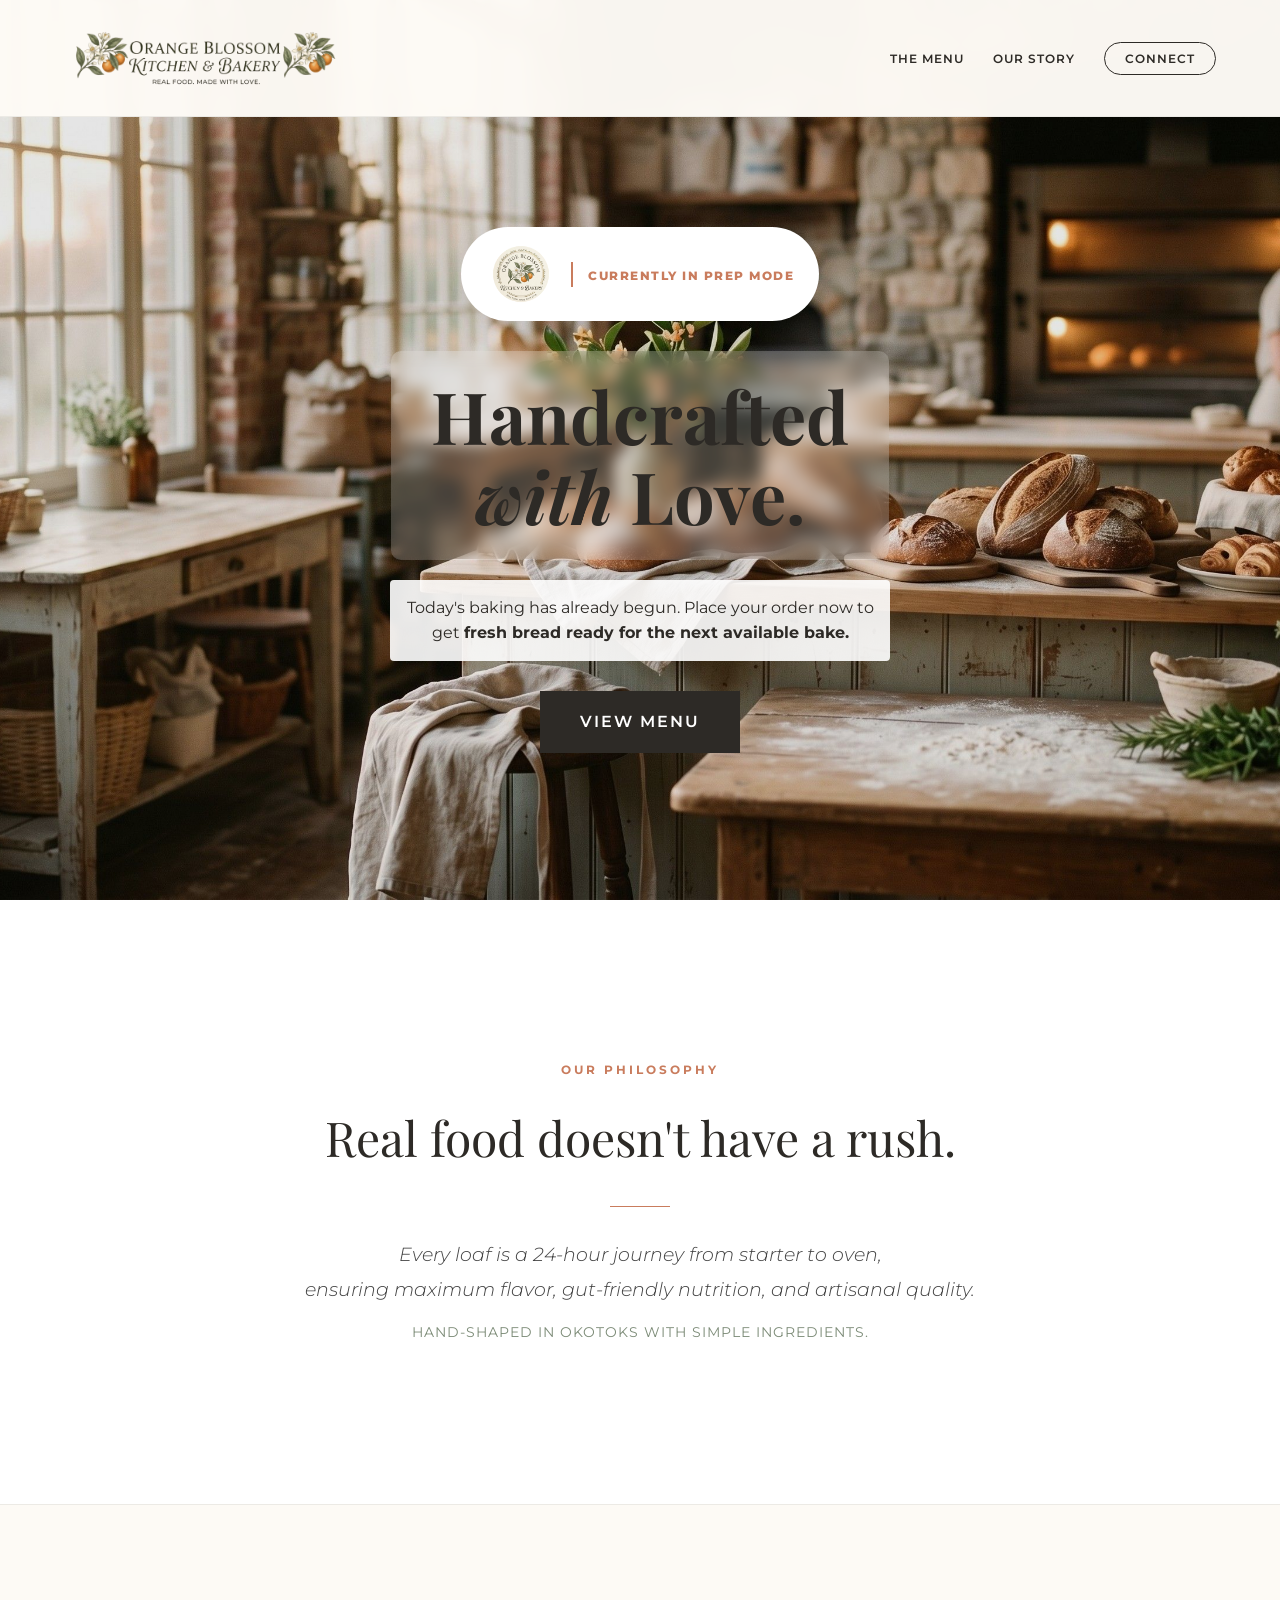
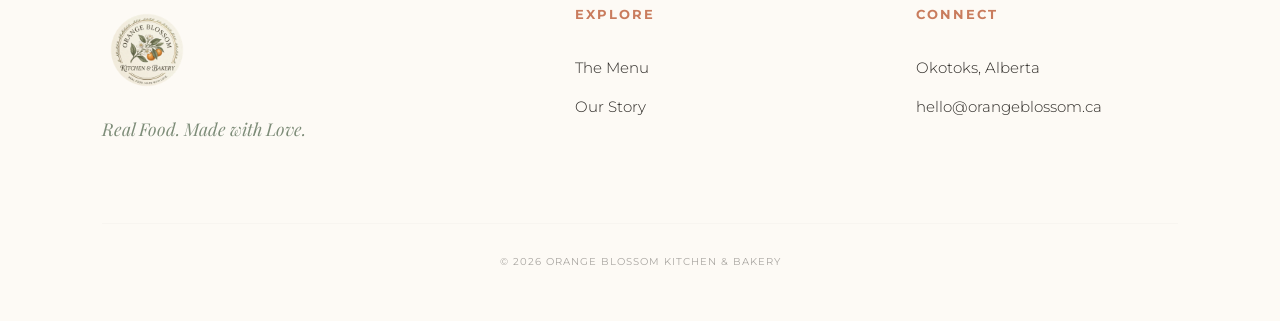
<file: index.html>
<!DOCTYPE html>
<html lang="en">
<head>
    <meta charset="UTF-8">
    <meta name="viewport" content="width=device-width, initial-scale=1.0">
    <title>Orange Blossom Kitchen & Bakery</title>
    <link rel="stylesheet" href="style.css">
    <link rel="icon" type="image/png" href="assets/favicon.png">
    <link href="https://fonts.googleapis.com/css2?family=Playfair+Display:ital,wght@0,400;0,700;1,400&family=Montserrat:wght@300;400;600&display=swap" rel="stylesheet">
</head>
<body>

    <nav class="navbar">
        <div class="nav-container">
            <div class="nav-logo-wrap">
                <a href="index.html"><img src="assets/logo-banner.png" alt="Orange Blossom Bakery" class="nav-logo"></a>
            </div>
            <div class="nav-links">
                <a href="menu.html">The Menu</a>
                <a href="about.html">Our Story</a>
                <a href="#contact" class="nav-cta">Connect</a>
            </div>
        </div>
    </nav>

    <header class="hero">
        <div class="hero-inner">
            <div class="brand-dashboard">
                <div class="hero-logo-container">
                    <img src="assets/logo_round.png" alt="Orange Blossom Logo" class="hero-logo-small">
                </div>
                <div id="status-badge" class="status-badge">
                    <span id="status-text">Checking oven...</span>
                </div>
            </div>
            <div class="hero-text-wrap">
                <div class="title-shield">
                    <h1 class="hero-title">Handcrafted <br><em>with</em> Love.</h1>
                </div>
                <p id="hero-subtext"></p>
                <div class="hero-btns">
                    <a href="menu.html" class="btn-hero">View Menu</a>
                </div>
            </div>
        </div>
    </header>

   <section class="philosophy">
        <div class="container">
            <p class="pre-title">Our Philosophy</p>
            <h2>Real food doesn't have a rush.</h2>
            <div class="divider"></div>
            <p class="credo">
                Every loaf is a 24-hour journey from starter to oven, <br>
                ensuring maximum flavor, gut-friendly nutrition, and artisanal quality.
            </p>
            <p class="credo-sub">Hand-shaped in Okotoks with simple ingredients.</p>
        </div>
    </section>

    <footer class="grand-footer" id="contact">
        <div class="footer-container">
            <div class="footer-brand">
                <div class="footer-logo-lock">
                    <img src="assets/logo_round.png" alt="Orange Blossom Logo">
                </div>
                <p class="footer-tagline">Real Food. Made with Love.</p>
            </div>
            
            <div class="footer-column">
                <h4>Explore</h4>
                <div class="footer-links">
                    <a href="menu.html">The Menu</a>
                    <a href="about.html">Our Story</a>
                </div>
            </div>

            <div class="footer-column">
                <h4>Connect</h4>
                <div class="footer-links">
                    <p class="location-text">Okotoks, Alberta</p>
                    <a href="mailto:hello@orangeblossom.ca" class="footer-email">hello@orangeblossom.ca</a>
                </div>
            </div>
        </div>
        <div class="footer-bottom">
            <p>&copy; 2026 Orange Blossom Kitchen & Bakery</p>
        </div>
    </footer>

  <script>
    // --- BAKERY CONTROL PANEL ---
    const BAKERY_SETTINGS = {
        dailyLimit: 4,          // Change this to 5, 10, etc., as you get comfortable
        currentOrders: 4,       // Change this number daily based on how many you've sold
        closedDates: [          // Add dates here to mark them as "Sold Out" (YYYY-MM-DD)
            '2026-04-20', 
            '2026-04-25'
        ],
        cutoffHour: 10          // 10 AM Cutoff
    };

    function updateBakeryStatus() {
        const now = new Date();
        const statusBadge = document.getElementById('status-badge');
        const statusText = document.getElementById('status-text');
        const heroSubtext = document.getElementById('hero-subtext');
        const buyButtons = document.querySelectorAll('.btn-hero, .btn-order-dark, .btn-chic');

        // 1. Check if we are Sold Out for the season/batch
        const isSoldOut = BAKERY_SETTINGS.currentOrders >= BAKERY_SETTINGS.dailyLimit;

        // 2. Logic for Display
        if (isSoldOut) {
            statusBadge.className = "status-badge status-prep"; // Clay color
            statusText.innerText = "Currently in Prep Mode";
            heroSubtext.innerHTML = "Today's baking has already begun. Place your order now to get <strong>fresh bread ready for the next available bake.";
        } 
        else if (now.getHours() < BAKERY_SETTINGS.cutoffHour) {
            statusBadge.className = "status-badge status-open"; // Sage color
            statusText.innerText = "Accepting Orders";
            heroSubtext.innerHTML = "Order before <strong>10 AM today</strong> to enjoy fresh bread delivered tomorrow morning!";
        } 
        else {
            statusBadge.className = "status-badge status-prep";
            statusText.innerText = "Currently in Prep Mode";
            heroSubtext.innerHTML = "Our 10 AM window is closed, but you can still secure your spot! Order now for <strong>freshly baked bread ready for the next available bake.</strong>";
        }
    }

    // 3. Logic to block specific dates in the Calendar Modal
    function openOrderModal(product) {
        const modal = document.getElementById('orderModal');
        const dateInput = document.getElementById('orderDate');
        document.getElementById('modalTitle').innerText = "Reserve " + product;
        document.getElementById('hiddenProduct').value = product;

        let minDate = new Date();
        // If past cutoff, earliest delivery is 2 days away
        if (new Date().getHours() >= BAKERY_SETTINGS.cutoffHour) {
            minDate.setDate(minDate.getDate() + 2);
        } else {
            minDate.setDate(minDate.getDate() + 1);
        }

        dateInput.min = minDate.toISOString().split("T")[0];
        
        // Disable "Closed Dates" in the picker
        dateInput.addEventListener('input', function() {
            if (BAKERY_SETTINGS.closedDates.includes(this.value)) {
                alert("We are fully booked or closed on this specific date. Please choose another morning for your delivery!");
                this.value = "";
            }
        });

        modal.style.display = "block";
    }

    function closeModal() { document.getElementById('orderModal').style.display = "none"; }
    
    // Initialize
    updateBakeryStatus();
</script>
</body>
</html>
</file>
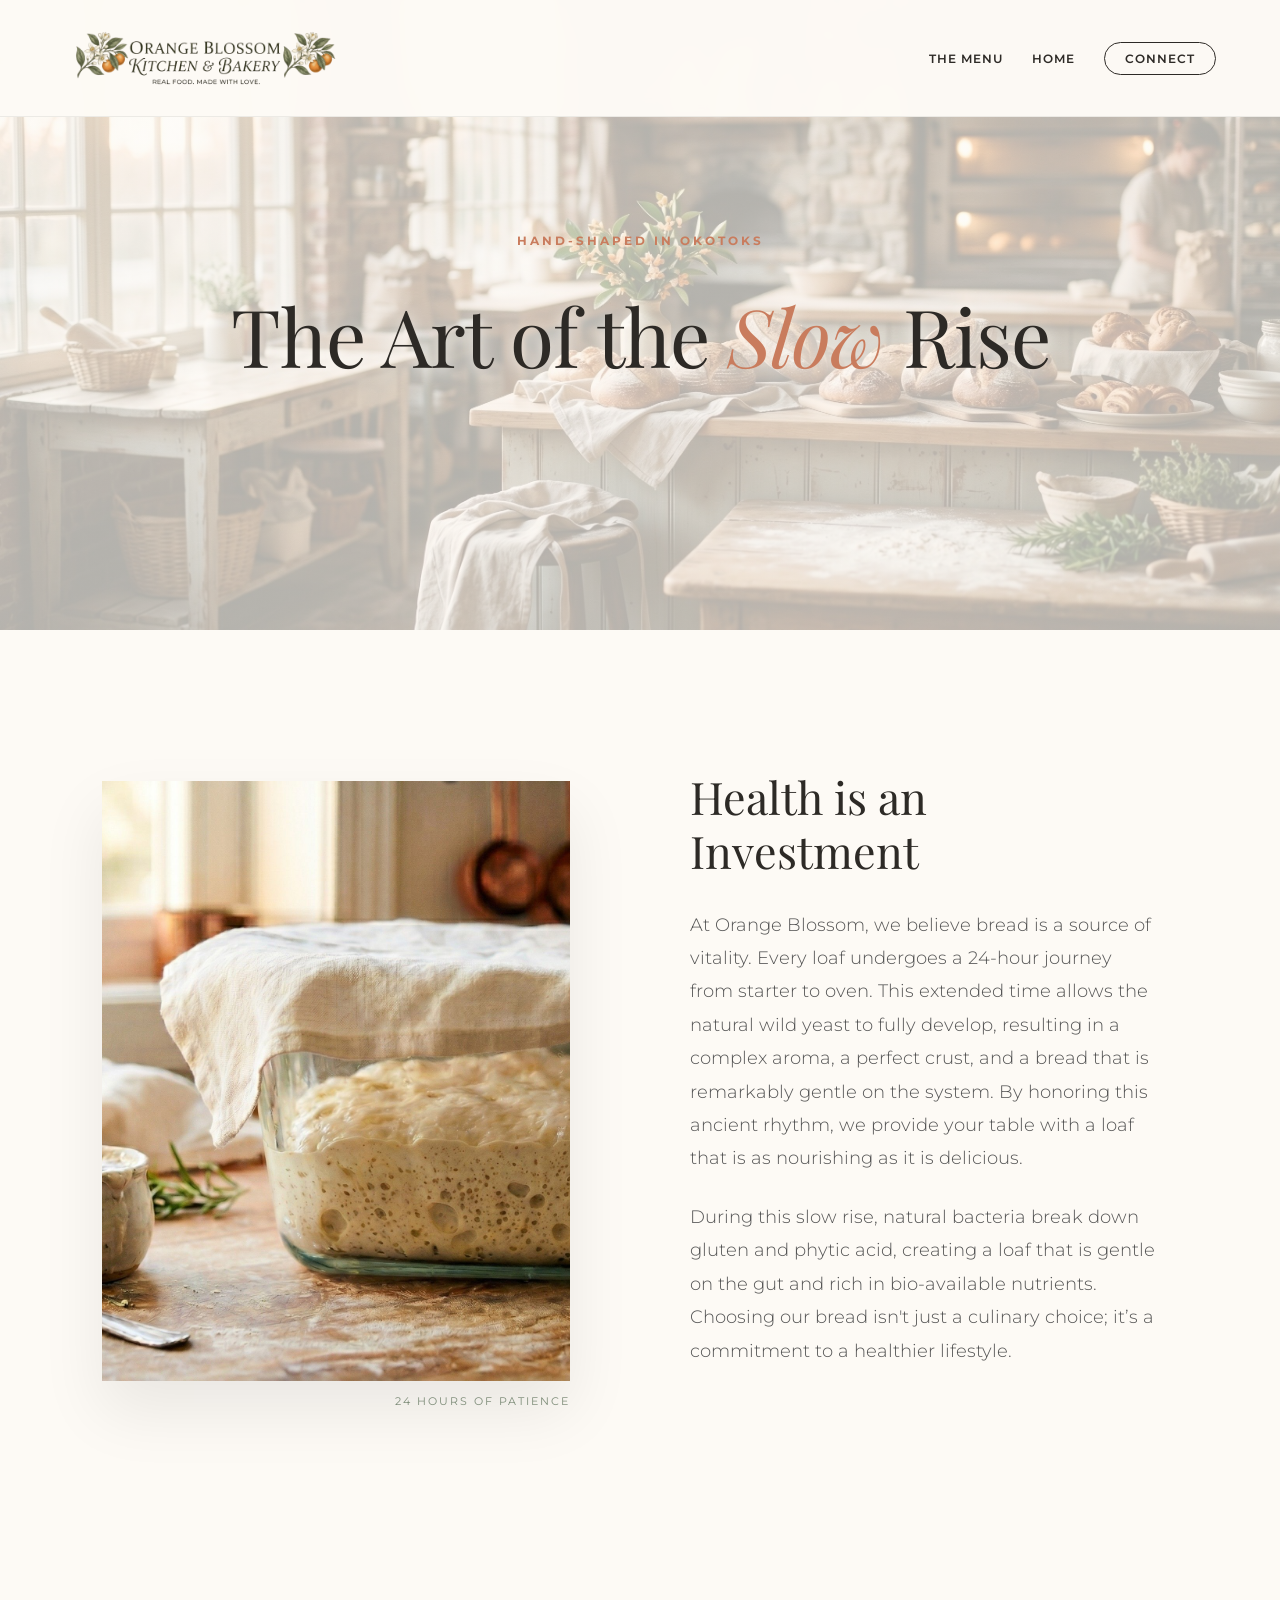
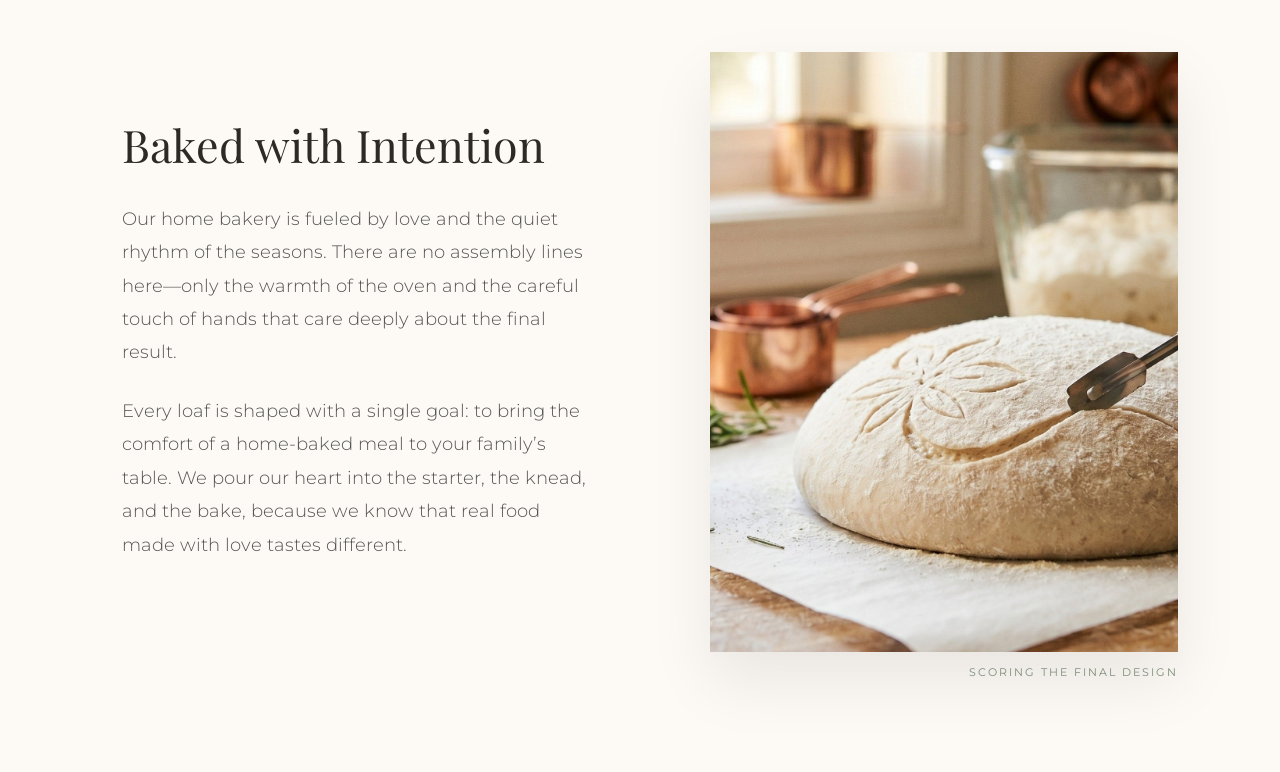
<file: about.html>
<!DOCTYPE html>
<html lang="en">
<head>
    <meta charset="UTF-8">
    <meta name="viewport" content="width=device-width, initial-scale=1.0">
    <title>Our Story | Orange Blossom Kitchen & Bakery</title>
    <link rel="stylesheet" href="style.css">
    <link rel="icon" type="image/png" href="assets/favicon.png">
    <link href="https://fonts.googleapis.com/css2?family=Playfair+Display:ital,wght@0,400;0,700;1,400&family=Montserrat:wght@200;300;400;600&display=swap" rel="stylesheet">
</head>
<body class="about-page">

    <nav class="navbar">
        <div class="nav-container">
            <div class="nav-logo-wrap">
                <a href="index.html"><img src="assets/logo-banner.png" alt="Orange Blossom" class="nav-logo"></a>
            </div>
            <div class="nav-links">
                <a href="menu.html">The Menu</a>
                <a href="index.html">Home</a>
                <a href="index.html#contact" class="nav-cta">Connect</a>
            </div>
        </div>
    </nav>

    <header class="about-hero" style="background: linear-gradient(rgba(253, 250, 245, 0.7), rgba(253, 250, 245, 0.7)), url('assets/hero-bg.jpg') center/cover;">
        <div class="about-hero-inner">
            <p class="pre-title">Hand-Shaped in Okotoks</p>
            <h1 class="chic-title" style="text-shadow: 0 4px 15px rgba(253, 250, 245, 1);">The Art of the <em>Slow</em> Rise</h1>
        </div>
    </header>

    <section class="story-row">
        <div class="story-image">
            <img src="assets/the-slow-rise-fermentation.jpg" alt="Active sourdough fermentation process">
            <span class="image-caption">24 Hours of Patience</span>
        </div>
        <div class="story-text">
            <h2 class="section-heading">Health is an Investment</h2>
            <p>At Orange Blossom, we believe bread is a source of vitality. Every loaf undergoes a 24-hour journey from starter to oven. This extended time allows the natural wild yeast to fully develop, resulting in a complex aroma, a perfect crust, and a bread that is remarkably gentle on the system. By honoring this ancient rhythm, we provide your table with a loaf that is as nourishing as it is delicious.</p>
            <p>During this slow rise, natural bacteria break down gluten and phytic acid, creating a loaf that is gentle on the gut and rich in bio-available nutrients. Choosing our bread isn't just a culinary choice; it’s a commitment to a healthier lifestyle.</p>
        </div>
    </section>

    <section class="story-row reverse">
        <div class="story-image">
            <img src="assets/chic-bread-scoring.jpg" alt="Artisanal scoring with orange blossom design">
            <span class="image-caption">Scoring the Final Design</span>
        </div>
        <div class="story-text">
            <h2 class="section-heading">Baked with Intention</h2>
            <p>Our home bakery is fueled by love and the quiet rhythm of the seasons. There are no assembly lines here—only the warmth of the oven and the careful touch of hands that care deeply about the final result.</p>
            <p>Every loaf is shaped with a single goal: to bring the comfort of a home-baked meal to your family’s table. We pour our heart into the starter, the knead, and the bake, because we know that real food made with love tastes different.</p>
        </div>
    </section>

    </body>
</html>
</file>
<file: style.css>
:root {
    --bg: #fdfaf5;
    --sage: #7d8c78;
    --clay: #c97c5d;
    --ink: #2d2a26;
    --white: #ffffff;
    --border: #eceae5;
}

/* --- About Page Boutique Layout --- */
.about-hero {
    height: 70vh;
    background: linear-gradient(rgba(253, 250, 245, 0.4), rgba(253, 250, 245, 0.4)), url('assets/hero-bg.jpg') center/cover;
    display: flex;
    align-items: center;
    justify-content: center;
    text-align: center;
}

.story-row {
    display: flex;
    align-items: center;
    gap: 100px;
    padding: 120px 8%;
    max-width: 1400px;
    margin: 0 auto;
}

.story-row.reverse {
    flex-direction: row-reverse;
}

.story-image {
    flex: 1;
    position: relative;
}

.story-image img {
    width: 100%;
    height: 600px;
    object-fit: cover;
    box-shadow: 0 30px 60px rgba(0,0,0,0.08);
}

.image-caption {
    position: absolute;
    bottom: -30px;
    right: 0;
    font-size: 0.7rem;
    text-transform: uppercase;
    letter-spacing: 2px;
    color: var(--sage);
}

.story-text {
    flex: 1;
    padding: 20px;
}

.section-heading {
    font-size: 2.8rem;
    font-weight: 400;
    margin-bottom: 30px;
    line-height: 1.2;
}

.story-text p {
    font-size: 1.1rem;
    line-height: 1.9;
    color: #555;
    margin-bottom: 25px;
    font-weight: 300;
}

/* --- Responsive About --- */
@media (max-width: 1000px) {
    .story-row, .story-row.reverse {
        flex-direction: column;
        padding: 80px 5%;
        text-align: center;
        gap: 50px;
    }
    .story-image img {
        height: 400px;
    }
}


/* --- Chic Menu Header --- */
.menu-header {
    padding: 200px 5% 80px;
    text-align: center;
    background-color: var(--white);
}

.chic-title {
    font-size: clamp(3rem, 7vw, 5rem);
    font-weight: 400;
    letter-spacing: -1px;
    margin-top: 10px;
}

.chic-title em {
    font-family: 'Playfair Display', serif;
    font-style: italic;
    color: var(--clay);
}

/* --- Asymmetrical Gallery --- */
.menu-collection {
    max-width: 1300px;
    margin: 0 auto;
    padding: 0 5% 150px;
}

.collection-item {
    display: grid;
    grid-template-columns: 1.4fr 1fr;
    gap: 80px;
    align-items: center;
    margin-bottom: 120px;
}

.item-visual-gallery {
    display: flex;
    align-items: flex-end;
    gap: 20px;
}

.main-shot {
    flex: 2;
    height: 550px;
    overflow: hidden;
}

.main-shot img {
    width: 100%;
    height: 100%;
    object-fit: cover;
    filter: grayscale(10%) contrast(105%);
}

.detail-shot {
    flex: 1;
    height: 300px;
    position: relative;
    margin-bottom: -40px; /* Overlap effect */
    border: 10px solid var(--white);
    box-shadow: 0 20px 40px rgba(0,0,0,0.05);
}

.detail-shot img {
    width: 100%;
    height: 100%;
    object-fit: cover;
}

.detail-label {
    position: absolute;
    bottom: -30px;
    right: 0;
    font-size: 0.6rem;
    text-transform: uppercase;
    letter-spacing: 2px;
    color: var(--sage);
}

/* --- Chic Typography --- */
.item-name {
    font-family: 'Playfair Display', serif;
    font-size: 2.5rem;
    font-weight: 400;
    margin-bottom: 10px;
}

.item-price {
    font-family: 'Montserrat', sans-serif;
    font-weight: 300;
    font-size: 1.2rem;
    color: var(--clay);
    display: block;
    margin-bottom: 25px;
}

.item-description {
    font-size: 1rem;
    line-height: 1.8;
    color: #666;
    font-weight: 300;
    max-width: 400px;
    margin-bottom: 40px;
}

/* --- Chic Button --- */
.btn-chic {
    background: transparent;
    border: none;
    border-bottom: 1px solid var(--ink);
    padding: 10px 0;
    text-transform: uppercase;
    font-size: 0.75rem;
    font-weight: 600;
    letter-spacing: 3px;
    cursor: pointer;
    transition: 0.4s;
}

.btn-chic:hover {
    color: var(--clay);
    border-bottom-color: var(--clay);
    padding-left: 10px;
}

.section-divider {
    width: 100%;
    height: 1px;
    background-color: var(--border);
    margin-bottom: 120px;
}

/* --- Mobile --- */
@media (max-width: 900px) {
    .collection-item { grid-template-columns: 1fr; gap: 60px; text-align: center; }
    .item-visual-gallery { flex-direction: column; align-items: center; }
    .main-shot { height: 400px; width: 100%; }
    .detail-shot { width: 80%; margin-bottom: 0; margin-top: -60px; }
    .item-description { margin: 0 auto 40px; }
}

/* --- THE SCROLL FIX --- */
* { box-sizing: border-box; margin: 0; padding: 0; }

html, body {
    height: auto; /* Ensures the page can grow as long as the content */
    overflow-y: auto; /* Specifically allows vertical scrolling */
    overflow-x: hidden; /* Prevents horizontal wobbling */
}

img { max-width: 100%; height: auto; display: block; }

body {
    font-family: 'Montserrat', sans-serif;
    background-color: var(--bg);
    color: var(--ink);
    line-height: 1.6;
    -webkit-font-smoothing: antialiased;
}

h1, h2, h3 { font-family: 'Playfair Display', serif; }

/* --- Navigation --- */
.navbar {
    padding: 0.8rem 5%;
    position: fixed;
    width: 100%;
    z-index: 1000;
    background: rgba(253, 250, 245, 0.98);
    backdrop-filter: blur(10px);
    border-bottom: 1px solid var(--border);
}

.nav-container { 
    display: flex; 
    justify-content: space-between; 
    align-items: center; 
    max-width: 1400px; 
    margin: 0 auto; 
}

.nav-logo-wrap { 
    width: 280px; 
    height: 90px;
    display: flex;
    align-items: center;
}

.nav-logo { width: 100%; height: 100%; object-fit: contain; }

.nav-links a { 
    text-decoration: none; 
    color: var(--ink); 
    font-weight: 600; 
    font-size: 0.75rem; 
    text-transform: uppercase; 
    margin-left: 25px; 
    letter-spacing: 1px; 
}
.nav-cta { border: 1.5px solid var(--ink); padding: 8px 20px; border-radius: 50px; }

/* --- Hero Section --- */
.hero {
    min-height: 100vh; /* Changed from fixed height to min-height */
    background: linear-gradient(rgba(0,0,0,0.1), rgba(0,0,0,0.1)), url('assets/hero-bg.jpg') center/cover;
    display: flex; 
    flex-direction: column;
    align-items: center; 
    justify-content: center; 
    text-align: center;
    padding: 140px 20px 60px; /* Top padding protects content from the fixed navbar */
}

.brand-dashboard {
    background: var(--white);
    padding: 12px 25px;
    border-radius: 100px;
    display: inline-flex;
    align-items: center;
    gap: 15px;
    margin-bottom: 30px;
    box-shadow: 0 10px 30px rgba(0,0,0,0.06);
}

.hero-logo-container { width: 70px; height: 70px; }
.hero-logo-small { width: 100%; height: 100%; object-fit: contain; }

.status-badge { border-left: 2px solid var(--clay); padding-left: 15px; text-align: left; }
.status-open { border-left-color: var(--sage); }
#status-text { font-size: 0.75rem; font-weight: 800; text-transform: uppercase; color: var(--clay); letter-spacing: 1.5px; }

/* --- Content Visibility --- */
.title-shield {
    background: rgba(255, 255, 255, 0.2);
    backdrop-filter: blur(8px);
    padding: 25px 40px;
    border-radius: 10px;
    display: inline-block;
    margin-bottom: 20px;
}
.hero-title { font-size: clamp(2.5rem, 8vw, 4.5rem); color: var(--ink); line-height: 1.1; }

#hero-subtext { 
    font-size: 1rem; 
    max-width: 500px; 
    margin: 0 auto 30px; 
    background: rgba(255,255,255,0.9); 
    padding: 15px; 
    border-radius: 4px; 
}

.btn-hero { 
    background: var(--ink); 
    color: var(--white); 
    padding: 18px 40px; 
    text-decoration: none; 
    text-transform: uppercase; 
    font-weight: 600; 
    letter-spacing: 2px;
    display: inline-block;
}

/* --- Philosophy Section --- */
.philosophy { 
    padding: 160px 10%; /* Increased padding to create breathing room */
    text-align: center; 
    background: var(--white);
}

.pre-title {
    text-transform: uppercase;
    letter-spacing: 3px;
    font-size: 0.75rem;
    color: var(--clay);
    font-weight: 700;
    margin-bottom: 20px;
}

.philosophy h2 {
    font-size: clamp(2rem, 5vw, 3rem);
    margin-bottom: 30px;
    font-weight: 400;
}

.divider {
    width: 60px;
    height: 1px;
    background: var(--clay);
    margin: 0 auto 30px;
}

.credo {
    font-size: 1.2rem;
    font-weight: 300;
    font-style: italic;
    color: #444;
    line-height: 1.8;
}

.credo-sub {
    margin-top: 15px;
    font-size: 0.9rem;
    color: var(--sage);
    text-transform: uppercase;
    letter-spacing: 1px;
}

/* --- Grand Footer Redesign --- */
.grand-footer { 
    padding: 100px 8% 50px; 
    background: var(--bg); 
    border-top: 1px solid var(--border); 
}

.footer-container { 
    display: grid; 
    grid-template-columns: 1.5fr 1fr 1fr; 
    gap: 80px; 
    max-width: 1200px; 
    margin: 0 auto; 
    align-items: start;
}

.footer-logo-lock { 
    width: 90px; 
    height: 90px; 
    margin-bottom: 20px; 
}

.footer-tagline {
    font-family: 'Playfair Display', serif;
    font-style: italic;
    color: var(--sage);
    font-size: 1.1rem;
}

.footer-column h4 { 
    text-transform: uppercase; 
    font-size: 0.8rem; 
    letter-spacing: 2px; 
    color: var(--clay); 
    margin-bottom: 30px; 
    font-weight: 700;
}

.footer-links a, .footer-links p { 
    display: block; 
    text-decoration: none; 
    color: var(--ink) !important; /* Forces out the default blue */
    font-size: 0.95rem; 
    margin-bottom: 15px; 
    font-weight: 300;
    transition: 0.3s ease;
}

.footer-links a:hover {
    color: var(--clay) !important;
    padding-left: 5px;
}

.footer-bottom { 
    margin-top: 80px; 
    padding-top: 30px;
    border-top: 1px solid rgba(0,0,0,0.05);
    text-align: center; 
    font-size: 0.65rem; 
    opacity: 0.4; 
    text-transform: uppercase;
    letter-spacing: 1px;
}

/* --- Responsive Fix --- */
@media (max-width: 900px) {
    .philosophy { padding: 80px 5%; }
    .footer-container { grid-template-columns: 1fr; text-align: center; gap: 50px; }
    .footer-logo-lock { margin: 0 auto 20px; }
}
</file>
